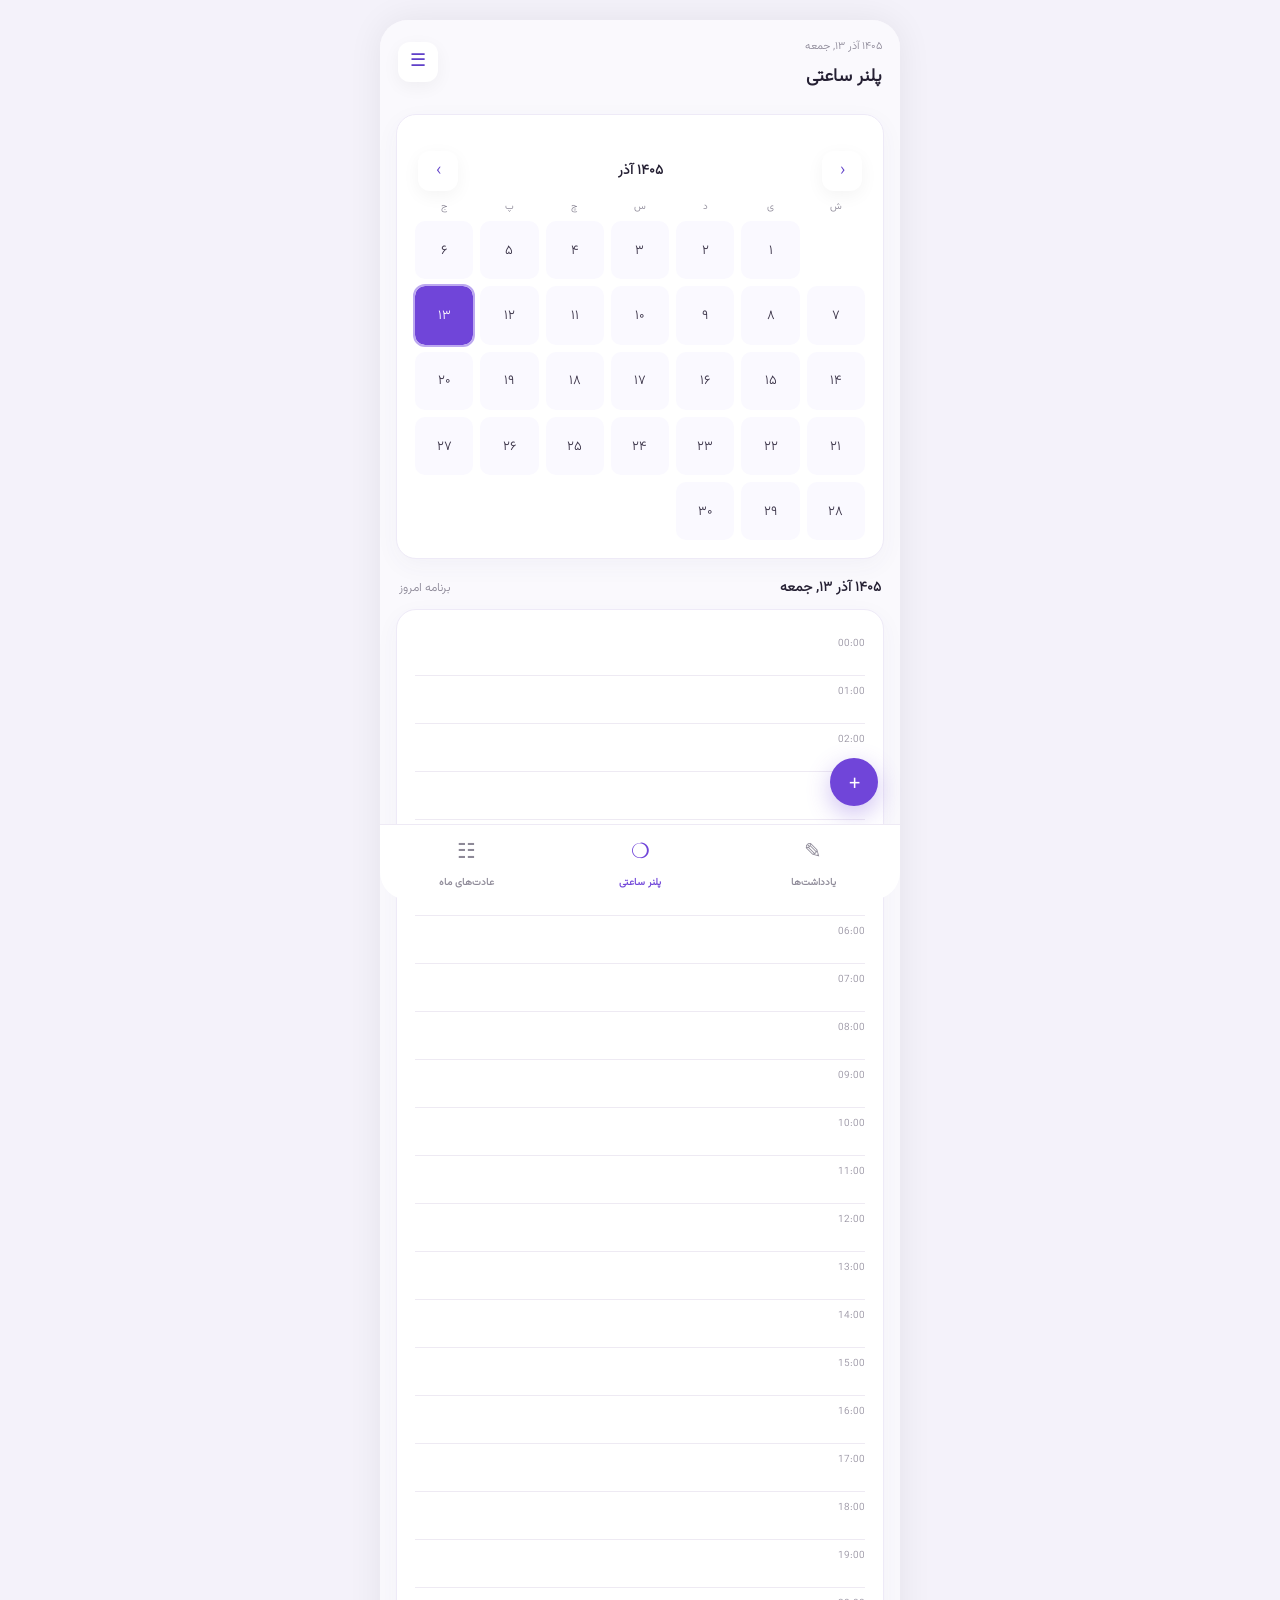
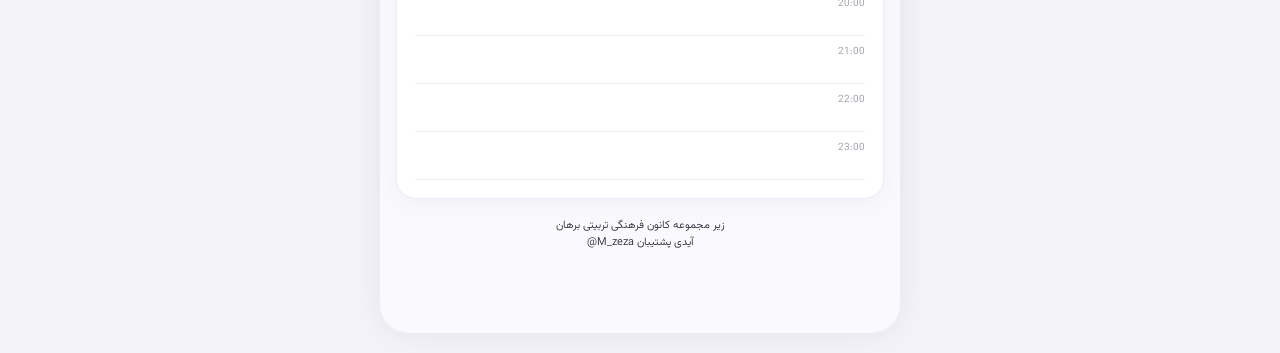
<file: index.html>
<!doctype html>
<html lang="fa" dir="rtl">
<head>
<meta charset="UTF-8">
<meta name="viewport" content="width=device-width,initial-scale=1,viewport-fit=cover">
<meta name="theme-color" content="#6d42d9">

<title>PAZEL</title>
<link rel="stylesheet" href="style.css">
<link rel="icon" href="png.png">

</head>
<body>
<div class="app">
  <header class="topbar">
    <div>
      <small id="todayLabel"></small>
      <h1 id="pageTitle">پلنر ساعتی</h1>
    </div>
    <button class="icon-btn" id="menuBtn">☰</button>
  </header>

  <main id="content"></main>

  <small id="todayLabel" style="display: flex; flex-direction: row; justify-content: center; text-align: center; font-size: 11px;">زیر مجموعه کانون فرهنگی تربیتی برهان<br>آیدی پشتیبان M_zeza@</small>

  <nav class="bottom-nav">
    <button data-tab="notes" class="nav-item"><span>✎</span><b>یادداشت‌ها</b></button>
    <button data-tab="planner" class="nav-item active"><span>❍</span><b>پلنر ساعتی</b></button>
    <button data-tab="habits" class="nav-item"><span>☷</span><b>عادت‌های ماه</b></button>
  </nav>
</div>
<div id="toast"></div>
<script src="app.js"></script>

<div id="settingsMenu" class="settings-menu">
  <div class="settings-box">
    <div class="settings-header">
      <b>تنظیمات</b>
      <button class="close-settings" onclick="closeSettings()">×</button>
    </div>
    <div class="settings-item">
      <div>
        <strong>ذخیره خودکار</strong>
        <small>اطلاعات شما به صورت خودکار ذخیره می‌شود.</small>
      </div>
      <span>✓</span>
    </div>
    <button class="reset-button" onclick="resetPlanner()">شروع دوباره پلنر</button>
    <p class="warning-text">با شروع دوباره، تمام یادداشت‌ها، اهداف، عادت‌ها و برنامه‌های ساعتی حذف می‌شوند.</p>
  </div>
</div>
</body>
</html>
</file>
<file: style.css>
@font-face {
  font-family: vazir;
  src: url(Vazirmatn-Light.ttf);
}
* {
    font-family: vazir;
  box-sizing: border-box;
}
body {
  margin: 0;
  background: #f4f2fa;
  font-family: Tahoma, Arial, sans-serif;
  color: #252033;
}
.app {
  width: min(100%, 520px);
  min-height: 100vh;
  margin: auto;
  background: #faf9fd;
  box-shadow: 0 0 35px #00000012;
  position: relative;
  padding-bottom: 82px;
}
.topbar {
  height: 76px;
  padding: 18px 18px 10px;
  display: flex;
  align-items: center;
  justify-content: space-between;
  background: #faf9fd;
  position: sticky;
  top: 0;
  z-index: 5;
}
.topbar h1 {
  font-size: 18px;
  margin: 5px 0 0;
}
.topbar small {
  font-size: 11px;
  color: #8b8796;
}
.icon-btn {
  border: 0;
  background: white;
  border-radius: 12px;
  width: 40px;
  height: 40px;
  font-size: 18px;
  box-shadow: 0 5px 18px #0000000c;
  color: #6040c9;
}
main {
  padding: 8px 16px;
}
.card {
  background: white;
  border-radius: 20px;
  padding: 18px;
  margin: 10px 0;
  box-shadow: 0 7px 25px #4d3a7d0b;
  border: 1px solid #eeeaf7;
}
.hero {
  text-align: center;
  padding: 25px 18px;
}
.hero .emoji {
  font-size: 48px;
  margin-bottom: 8px;
}
.hero h2 {
  margin: 5px 0;
  font-size: 18px;
}
.muted {
  color: #8b8796;
  font-size: 12px;
}
.grid {
  display: grid;
  grid-template-columns: repeat(7, 1fr);
  gap: 7px;
}
.day-head {
  text-align: center;
  color: #8b8796;
  font-size: 10px;
}
.day {
  border: 0;
  background: #faf9ff;
  border-radius: 10px;
  aspect-ratio: 1;
  color: #393247;
}
.day.selected {
  background: #7045d9;
  color: #fff;
}
.day.today {
  outline: 2px solid #bca8f0;
}
.section-title {
  display: flex;
  align-items: center;
  justify-content: space-between;
  margin: 18px 3px 8px;
  font-size: 14px;
}
.purple {
  color: #6840d1;
}
.btn {
  border: 0;
  background: #7045d9;
  color: #fff;
  border-radius: 12px;
  padding: 12px 16px;
  font-family: inherit;
  cursor: pointer;
}
.full {
  width: 100%;
}
.outline {
  background: #f4efff;
  color: #6840d1;
}
.input,
.textarea {
  width: 100%;
  border: 1px solid #e7e2f1;
  background: #fbfaff;
  border-radius: 12px;
  padding: 12px;
  font-family: inherit;
  outline: none;
}
.textarea {
  min-height: 100px;
  resize: vertical;
}
.list-row {
  display: flex;
  align-items: center;
  gap: 10px;
  padding: 13px 0;
  border-bottom: 1px solid #f0edf5;
}
.list-row:last-child {
  border-bottom: 0;
}
.check {
  width: 22px;
  height: 22px;
  border-radius: 50%;
  border: 1px solid #cfc8dc;
  display: grid;
  place-items: center;
  cursor: pointer;
  flex: none;
}
.check.done {
  background: #7045d9;
  border-color: #7045d9;
  color: #fff;
}
.grow {
  flex: 1;
}
.progress {
  height: 6px;
  background: #eeeaf6;
  border-radius: 10px;
  overflow: hidden;
}
.progress i {
  display: block;
  height: 100%;
  background: #7045d9;
  border-radius: 10px;
}
.time-row {
  display: grid;
  grid-template-columns: 50px 1fr;
  min-height: 48px;
  border-bottom: 1px solid #eeeaf3;
}
.time {
  font-size: 10px;
  color: #9691a0;
  padding-top: 8px;
}
.event {
  margin: 3px;
  border-radius: 9px;
  padding: 8px;
  font-size: 11px;
}
.event.green {
  background: #ddf5dc;
}
.event.blue {
  background: #dceefd;
}
.event.yellow {
  background: #fff1c8;
}
.event.pink {
  background: #ffe1e8;
}
.event.purple {
  background: #ece3ff;
}
.fab {
  position: fixed;
  bottom: 94px;
  right: max(calc((100% - 520px) / 2 + 22px), 22px);
  width: 48px;
  height: 48px;
  border: 0;
  border-radius: 50%;
  background: #7045d9;
  color: white;
  font-size: 25px;
  box-shadow: 0 8px 25px #7045d955;
}
.bottom-nav {
  position: fixed;
  bottom: 0;
  left: 50%;
  transform: translateX(-50%);
  width: min(100%, 520px);
  height: 76px;
  background: #fff;
  border-top: 1px solid #eeeaf5;
  display: grid;
  grid-template-columns: repeat(3, 1fr);
  z-index: 10;
  padding-bottom: env(safe-area-inset-bottom);
}
.nav-item {
  border: 0;
  background: none;
  color: #8d8997;
  font-family: inherit;
  font-size: 10px;
  display: flex;
  flex-direction: column;
  align-items: center;
  justify-content: center;
  gap: 6px;
}
.nav-item span {
  font-size: 21px;
}
.nav-item.active {
  color: #7045d9;
}
.stat-grid {
  display: grid;
  grid-template-columns: repeat(3, 1fr);
  gap: 8px;
}
.stat {
  background: #f8f5ff;
  border-radius: 14px;
  padding: 12px;
  text-align: center;
}
.stat strong {
  display: block;
  font-size: 18px;
  color: #7045d9;
  margin-bottom: 4px;
}
.tabs {
  display: flex;
  gap: 7px;
  overflow: auto;
  margin: 8px 0 15px;
}
.tabs button {
  white-space: nowrap;
  border: 0;
  background: #f0edf7;
  color: #777181;
  border-radius: 10px;
  padding: 9px 13px;
  font-family: inherit;
}
.tabs button.active {
  background: #7045d9;
  color: #fff;
}
.note {
  padding: 13px;
  border-radius: 13px;
  background: #fbfaff;
  border: 1px solid #eeeaf7;
  margin: 8px 0;
}
.note h3 {
  font-size: 13px;
  margin: 0 0 5px;
}
.note p {
  font-size: 11px;
  color: #777181;
  margin: 0;
}
.empty {
  text-align: center;
  padding: 35px 15px;
  color: #9691a0;
}
.modal {
  position: fixed;
  inset: 0;
  background: #0007;
  z-index: 20;
  display: none;
  align-items: flex-end;
  justify-content: center;
}
.modal.show {
  display: flex;
}
.sheet {
  width: min(100%, 520px);
  background: #fff;
  border-radius: 24px 24px 0 0;
  padding: 20px;
  max-height: 85vh;
  overflow: auto;
}
.row {
  display: flex;
  gap: 8px;
}
.row > * {
  flex: 1;
}
@media (min-width: 700px) {
  body {
    padding: 20px;
  }
  .app {
    border-radius: 28px;
    overflow: hidden;
  }
  .bottom-nav {
    border-radius: 0 0 28px 28px;
  }
  .topbar {
    position: relative;
  }
  .fab {
    position: fixed;
  }
}

.settings-menu {
  position: fixed;
  inset: 0;
  background: rgba(0, 0, 0, 0.45);
  z-index: 100;
  display: none;
  align-items: flex-start;
  justify-content: center;
  padding-top: 85px;
}
.settings-menu.show {
  display: flex;
}
.settings-box {
  width: min(92%, 420px);
  background: #fff;
  border-radius: 22px;
  padding: 20px;
  box-shadow: 0 15px 45px rgba(0, 0, 0, 0.18);
}
.settings-header {
  display: flex;
  justify-content: space-between;
  align-items: center;
  margin-bottom: 20px;
  font-size: 16px;
}
.close-settings {
  border: 0;
  background: #f4f1fa;
  color: #6040c9;
  width: 35px;
  height: 35px;
  border-radius: 10px;
  font-size: 22px;
  cursor: pointer;
}
.settings-item {
  display: flex;
  justify-content: space-between;
  align-items: center;
  background: #faf9fd;
  padding: 14px;
  border-radius: 14px;
  margin-bottom: 15px;
}
.settings-item strong {
  display: block;
  font-size: 13px;
  margin-bottom: 5px;
}
.settings-item small {
  color: #8b8796;
  font-size: 10px;
}
.settings-item span {
  width: 28px;
  height: 28px;
  border-radius: 50%;
  background: #7045d9;
  color: #fff;
  display: grid;
  place-items: center;
}
.reset-button {
  width: 100%;
  border: 0;
  background: #fff0f0;
  color: #d33;
  padding: 14px;
  border-radius: 13px;
  font-family: inherit;
  cursor: pointer;
  font-size: 12px;
}
.warning-text {
  color: #999;
  font-size: 9px;
  line-height: 1.8;
  text-align: center;
  margin-bottom: 0;
}
</file>
